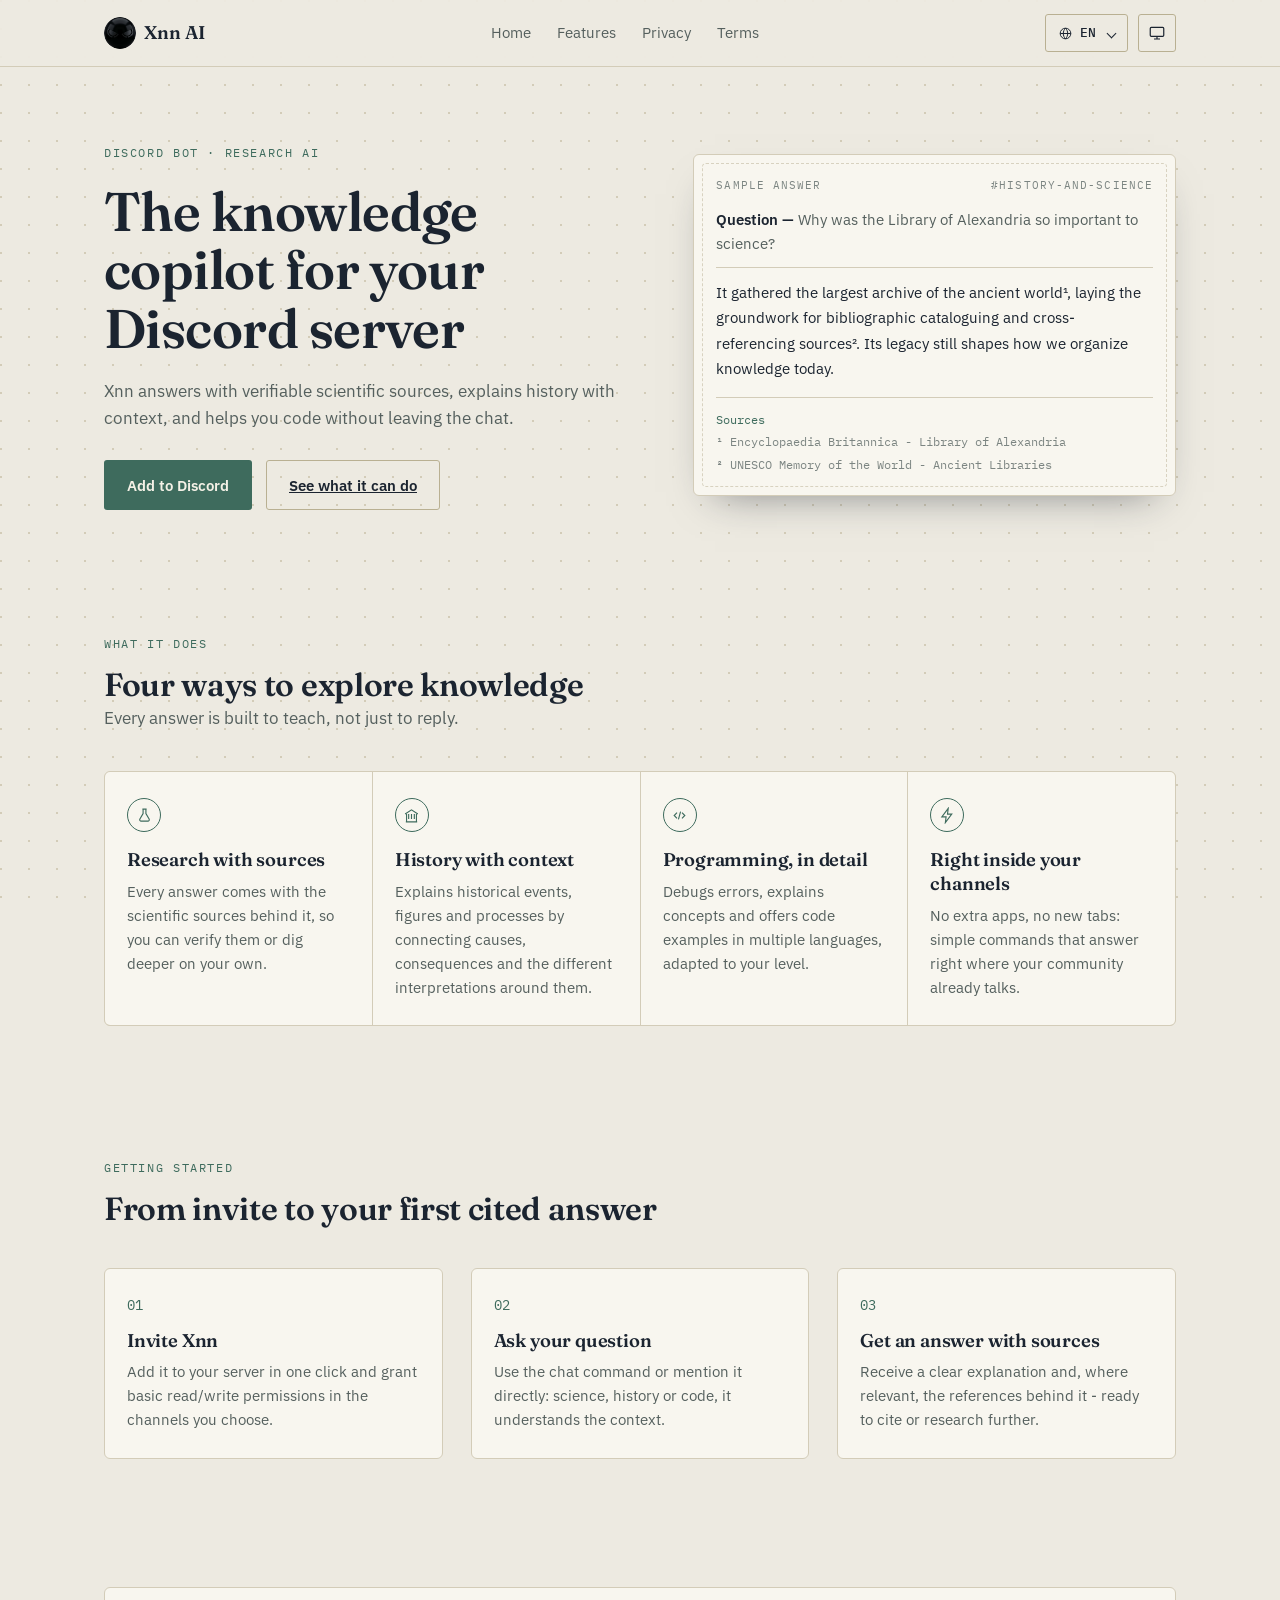
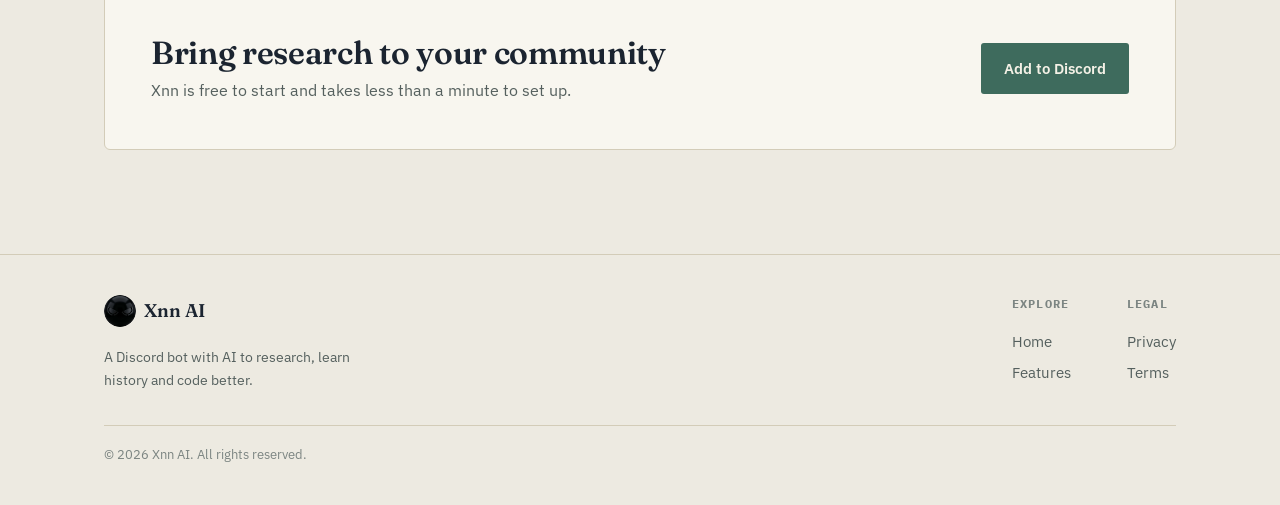
<file: index.html>
<!DOCTYPE html>
<html lang="es">
<head>
<meta charset="UTF-8">
<meta name="viewport" content="width=device-width, initial-scale=1.0">
<script>
(function () {
  var mode = localStorage.getItem("theme-mode") || "auto";
  var dark = window.matchMedia("(prefers-color-scheme: dark)").matches;
  var theme = mode === "auto" ? (dark ? "dark" : "light") : mode;
  document.documentElement.setAttribute("data-theme", theme);
  document.documentElement.setAttribute("data-theme-mode", mode);
})();
</script>
<title data-i18n="meta.titleHome">Xnn AI - Bot de Discord para investigación, ciencia, historia y programación</title>
<meta name="description" content="Xnn AI es un bot de Discord con inteligencia artificial para investigar con fuentes científicas, explorar historia y aprender programación.">
<link rel="icon" href="static/logo.png">
<link rel="preconnect" href="https://fonts.googleapis.com">
<link rel="preconnect" href="https://fonts.gstatic.com" crossorigin>
<link href="https://fonts.googleapis.com/css2?family=Fraunces:opsz,wght@9..144,500;9..144,600&family=IBM+Plex+Sans:wght@400;500;600&family=IBM+Plex+Mono:wght@400;500&display=swap" rel="stylesheet">
<link rel="stylesheet" href="css/style.css">
</head>
<body>

<header class="site-header">
  <div class="container">
    <a class="logo" href="index.html#top">
      <img class="logo-mark" src="static/logo.png" alt="Xnn AI">
      Xnn AI
    </a>

    <nav class="main-nav" id="main-nav">
      <a href="index.html#top" data-i18n="nav.home">Inicio</a>
      <a href="index.html#funciones" data-i18n="nav.features">Funciones</a>
      <a href="privacy.html" data-i18n="nav.privacy">Privacidad</a>
      <a href="terms.html" data-i18n="nav.terms">Términos</a>
    </nav>

    <div class="header-controls">
      <div class="lang-dropdown" id="lang-dropdown">
        <button type="button" class="lang-trigger" id="lang-trigger" data-i18n-aria-label="lang.selectLabel" aria-label="Idioma" aria-haspopup="listbox" aria-expanded="false">
          <svg viewBox="0 0 24 24" fill="none" stroke="currentColor" stroke-width="1.6" aria-hidden="true"><circle cx="12" cy="12" r="8.5"/><path d="M3.5 12h17M12 3.5c2.3 2.3 3.5 5.3 3.5 8.5s-1.2 6.2-3.5 8.5c-2.3-2.3-3.5-5.3-3.5-8.5S9.7 5.8 12 3.5Z"/></svg>
          <span class="lang-code" id="lang-current-code">ES</span>
          <span class="lang-chevron" aria-hidden="true"></span>
        </button>
        <div class="lang-panel" id="lang-panel" role="listbox" aria-label="Idioma"></div>
      </div>
      <button class="icon-btn" id="theme-toggle" type="button">
        <svg viewBox="0 0 24 24" fill="none" stroke="currentColor" stroke-width="1.6" aria-hidden="true"><rect x="3" y="4.5" width="18" height="12" rx="1.4"/><path d="M8 20h8M12 16.5V20"/></svg>
      </button>
      <button class="nav-toggle" id="nav-toggle" type="button" aria-expanded="false" aria-controls="main-nav" aria-label="Menú">
        <svg viewBox="0 0 24 24" fill="none" stroke="currentColor" stroke-width="1.6" aria-hidden="true"><path d="M4 6h16M4 12h16M4 18h16"/></svg>
      </button>
    </div>
  </div>
</header>

<main id="top">

  <section class="hero">
    <div class="container">
      <div class="hero-copy reveal">
        <span class="eyebrow" data-i18n="hero.eyebrow">Bot de Discord · IA de investigación</span>
        <h1 data-i18n="hero.title">El copiloto de conocimiento para tu servidor de Discord</h1>
        <p class="lede" data-i18n="hero.subtitle">Xnn responde con fuentes científicas verificables, explica historia con contexto y te ayuda a programar sin salir del chat.</p>
        <div class="hero-actions">
          <button type="button" class="btn btn-primary js-invite-trigger" data-i18n="hero.ctaPrimary">Añadir a Discord</button>
          <a class="btn btn-ghost" href="#funciones" data-i18n="hero.ctaSecondary">Ver qué sabe hacer</a>
        </div>
      </div>

      <div class="demo-card reveal">
        <div class="demo-label">
          <span data-i18n="hero.demoLabel">Ejemplo de respuesta</span>
          <span data-i18n="hero.demoChannel">#historia-y-ciencia</span>
        </div>
        <p class="demo-q">
          <strong data-i18n="hero.demoAskLabel">Pregunta —</strong>
          <span data-i18n="hero.demoQuestion">¿Por qué fue tan importante la Biblioteca de Alejandría para la ciencia?</span>
        </p>
        <p class="demo-a" data-i18n="hero.demoAnswer">Reunió el mayor archivo de conocimiento del mundo antiguo¹, sentando las bases de la catalogación bibliográfica y el método comparativo entre fuentes². Su legado sigue presente en cómo organizamos el saber hoy.</p>
        <div class="demo-sources">
          <span class="tag" data-i18n="hero.demoSourcesLabel">Fuentes</span>
          <div data-i18n="hero.demoSource1">¹ Encyclopaedia Britannica — Library of Alexandria</div>
          <div data-i18n="hero.demoSource2">² UNESCO Memory of the World — Ancient Libraries</div>
        </div>
      </div>
    </div>
  </section>

  <section class="section" id="funciones">
    <div class="container">
      <div class="section-head reveal">
        <span class="eyebrow" data-i18n="features.eyebrow">Qué hace</span>
        <h2 data-i18n="features.title">Cuatro formas de explorar el conocimiento</h2>
        <p class="lede" data-i18n="features.lede">Cada respuesta está pensada para enseñar, no solo para contestar.</p>
      </div>

      <div class="features-grid reveal">
        <div class="feature-card">
          <div class="feature-icon" aria-hidden="true">
            <svg viewBox="0 0 24 24" fill="none" stroke="currentColor" stroke-width="1.6"><path d="M9 3h6M10 3v6.2L5.5 17a2 2 0 0 0 1.7 3h9.6a2 2 0 0 0 1.7-3L14 9.2V3"/></svg>
          </div>
          <h3 data-i18n="features.research.title">Investigación con fuentes</h3>
          <p data-i18n="features.research.body">Cada respuesta viene acompañada de las fuentes científicas que la respaldan.</p>
        </div>

        <div class="feature-card">
          <div class="feature-icon" aria-hidden="true">
            <svg viewBox="0 0 24 24" fill="none" stroke="currentColor" stroke-width="1.6"><path d="M4 21h16M5 21V10M19 21V10M3 10l9-6 9 6M8 10v7M12 10v7M16 10v7"/></svg>
          </div>
          <h3 data-i18n="features.history.title">Historia con contexto</h3>
          <p data-i18n="features.history.body">Explica eventos y procesos históricos conectando causas y consecuencias.</p>
        </div>

        <div class="feature-card">
          <div class="feature-icon" aria-hidden="true">
            <svg viewBox="0 0 24 24" fill="none" stroke="currentColor" stroke-width="1.6"><path d="M8.5 8 4.5 12l4 4M15.5 8l4 4-4 4M13.5 6.5l-3 11"/></svg>
          </div>
          <h3 data-i18n="features.programming.title">Programación al detalle</h3>
          <p data-i18n="features.programming.body">Depura errores y propone ejemplos de código en múltiples lenguajes.</p>
        </div>

        <div class="feature-card">
          <div class="feature-icon" aria-hidden="true">
            <svg viewBox="0 0 24 24" fill="none" stroke="currentColor" stroke-width="1.6"><path d="M13 2 4 14h6l-1 8 9-12h-6l1-8Z"/></svg>
          </div>
          <h3 data-i18n="features.fast.title">Directo en tus canales</h3>
          <p data-i18n="features.fast.body">Comandos simples que responden justo donde ya conversa tu comunidad.</p>
        </div>
      </div>
    </div>
  </section>

  <section class="section">
    <div class="container">
      <div class="section-head reveal">
        <span class="eyebrow" data-i18n="steps.eyebrow">Cómo empezar</span>
        <h2 data-i18n="steps.title">De la invitación a la primera respuesta citada</h2>
      </div>

      <div class="steps reveal">
        <div class="step">
          <div class="step-index">01</div>
          <h3 data-i18n="steps.step1.title">Invita a Xnn</h3>
          <p data-i18n="steps.step1.body">Añádela a tu servidor con un clic y concede los permisos básicos en los canales que elijas.</p>
        </div>
        <div class="step">
          <div class="step-index">02</div>
          <h3 data-i18n="steps.step2.title">Escribe tu pregunta</h3>
          <p data-i18n="steps.step2.body">Usa el comando de chat o menciónala directamente: entiende el contexto.</p>
        </div>
        <div class="step">
          <div class="step-index">03</div>
          <h3 data-i18n="steps.step3.title">Recibe una respuesta con fuentes</h3>
          <p data-i18n="steps.step3.body">Obtén una explicación clara y, cuando aplica, las referencias que la sustentan.</p>
        </div>
      </div>
    </div>
  </section>

  <section class="section">
    <div class="container">
      <div class="cta-band reveal">
        <div>
          <h2 data-i18n="cta.title">Lleva la investigación a tu comunidad</h2>
          <p data-i18n="cta.body">Xnn es gratuita para empezar y tarda menos de un minuto en configurarse.</p>
        </div>
        <button type="button" class="btn btn-primary js-invite-trigger" data-i18n="nav.invite">Añadir a Discord</button>
      </div>
    </div>
  </section>

</main>

<footer class="site-footer">
  <div class="container">
    <div class="footer-grid">
      <div class="footer-brand">
        <a class="logo" href="index.html#top">
          <img class="logo-mark" src="static/logo.png" alt="Xnn AI">
          Xnn AI
        </a>
        <p data-i18n="footer.tagline">Un bot de Discord con IA para investigar, aprender historia y programar mejor.</p>
      </div>
      <div class="footer-cols">
        <div class="footer-col">
          <h4 data-i18n="footer.linksHeading">Explorar</h4>
          <a href="index.html#top" data-i18n="nav.home">Inicio</a>
          <a href="index.html#funciones" data-i18n="nav.features">Funciones</a>
        </div>
        <div class="footer-col">
          <h4 data-i18n="footer.legalHeading">Legal</h4>
          <a href="privacy.html" data-i18n="nav.privacy">Privacidad</a>
          <a href="terms.html" data-i18n="nav.terms">Términos</a>
        </div>
      </div>
    </div>
    <div class="footer-bottom">
      <p>© <span id="current-year"></span> Xnn AI. <span data-i18n="footer.rights">Todos los derechos reservados.</span></p>
    </div>
  </div>
</footer>

<div class="modal-overlay" id="invite-modal" aria-hidden="true">
  <div class="modal-card" role="dialog" aria-modal="true" aria-labelledby="invite-modal-title">
    <button class="modal-close" id="invite-modal-close" type="button" data-i18n-aria-label="invite.close" aria-label="Cerrar">
      <svg viewBox="0 0 24 24" fill="none" stroke="currentColor" stroke-width="1.8" aria-hidden="true"><path d="M5 5l14 14M19 5 5 19"/></svg>
    </button>
    <span class="eyebrow" data-i18n="invite.eyebrow">Añadir a Discord</span>
    <h2 id="invite-modal-title" data-i18n="invite.title">¿Dónde querés instalar el bot?</h2>
    <p data-i18n="invite.body">Elegí si querés añadirlo a un servidor completo o instalarlo solo para tu cuenta.</p>

    <div class="modal-options">
      <a class="modal-option" href="#" id="invite-server-link">
        <span class="modal-option-icon" aria-hidden="true">
          <svg viewBox="0 0 24 24" fill="none" stroke="currentColor" stroke-width="1.6"><rect x="3.5" y="4" width="17" height="7" rx="1.6"/><rect x="3.5" y="13" width="17" height="7" rx="1.6"/><circle cx="7.2" cy="7.5" r="0.9" fill="currentColor" stroke="none"/><circle cx="7.2" cy="16.5" r="0.9" fill="currentColor" stroke="none"/></svg>
        </span>
        <span class="modal-option-text">
          <strong data-i18n="invite.serverTitle">Servidor</strong>
          <span data-i18n="invite.serverBody">Disponible para todos los miembros del servidor que elijas.</span>
        </span>
      </a>
      <a class="modal-option" href="#" id="invite-user-link">
        <span class="modal-option-icon" aria-hidden="true">
          <svg viewBox="0 0 24 24" fill="none" stroke="currentColor" stroke-width="1.6"><circle cx="12" cy="8.2" r="3.4"/><path d="M5 20c0-3.6 3.1-6.2 7-6.2s7 2.6 7 6.2"/></svg>
        </span>
        <span class="modal-option-text">
          <strong data-i18n="invite.userTitle">Usuario</strong>
          <span data-i18n="invite.userBody">Lo usás vos, en cualquier servidor o mensaje directo.</span>
        </span>
      </a>
    </div>
  </div>
</div>

<script src="lang/es.js"></script>
<script src="lang/en.js"></script>
<script src="js/main.js"></script>
</body>
</html>
</file>
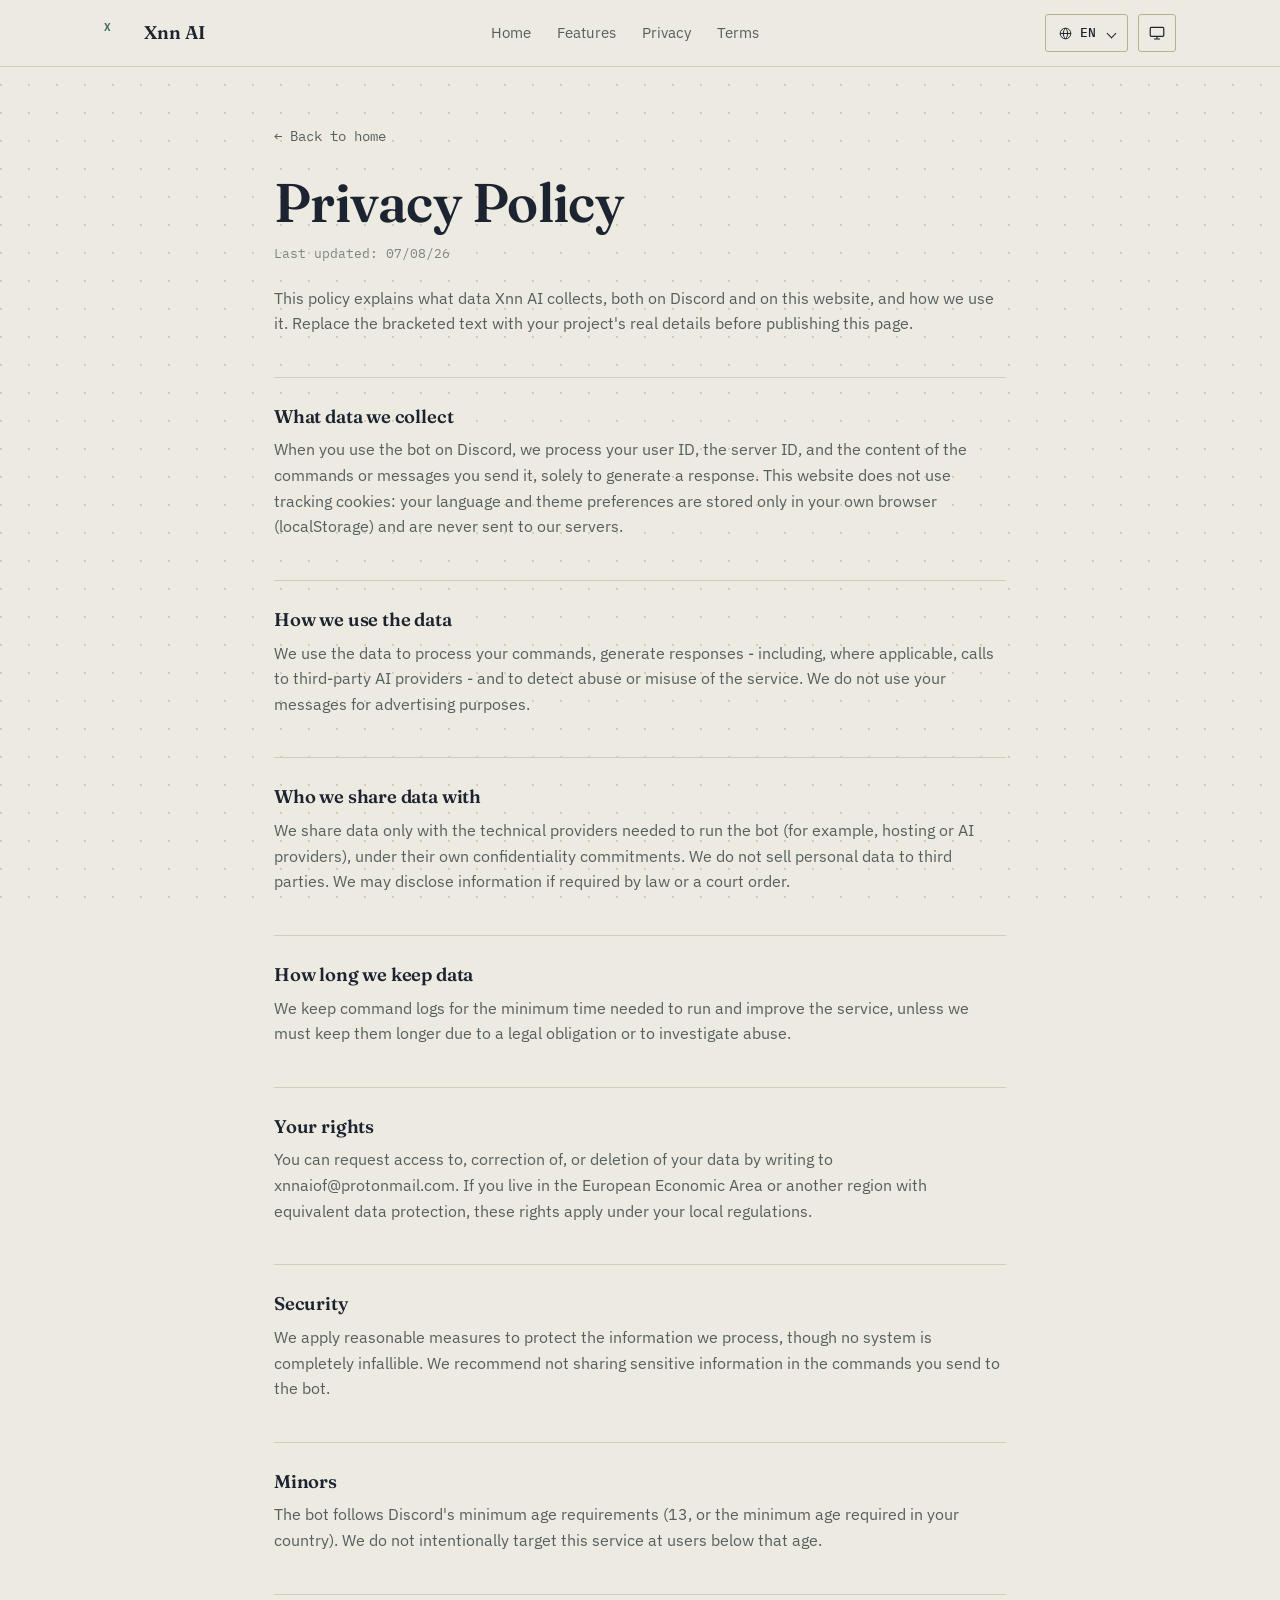
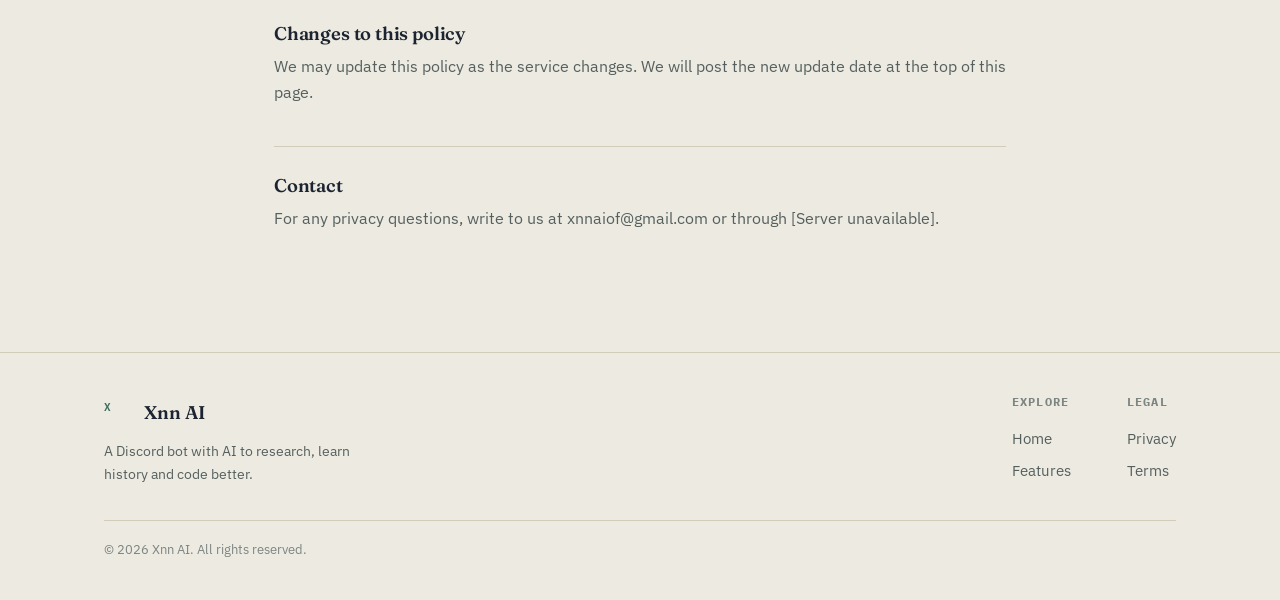
<file: privacy.html>
<!DOCTYPE html>
<html lang="es">
<head>
<meta charset="UTF-8">
<meta name="viewport" content="width=device-width, initial-scale=1.0">
<script>
(function () {
  var mode = localStorage.getItem("theme-mode") || "auto";
  var dark = window.matchMedia("(prefers-color-scheme: dark)").matches;
  var theme = mode === "auto" ? (dark ? "dark" : "light") : mode;
  document.documentElement.setAttribute("data-theme", theme);
  document.documentElement.setAttribute("data-theme-mode", mode);
})();
</script>
<title data-i18n="meta.titlePrivacy">Política de Privacidad - Xnn AI</title>
<meta name="description" content="Política de privacidad de Xnn AI, bot de Discord con inteligencia artificial.">
<link rel="preconnect" href="https://fonts.googleapis.com">
<link rel="preconnect" href="https://fonts.gstatic.com" crossorigin>
<link href="https://fonts.googleapis.com/css2?family=Fraunces:opsz,wght@9..144,500;9..144,600&family=IBM+Plex+Sans:wght@400;500;600&family=IBM+Plex+Mono:wght@400;500&display=swap" rel="stylesheet">
<link rel="stylesheet" href="css/style.css">
</head>
<body>

<header class="site-header">
  <div class="container">
    <a class="logo" href="index.html#top">
      <span class="logo-mark" aria-hidden="true">X</span>
      Xnn AI
    </a>

    <nav class="main-nav" id="main-nav">
      <a href="index.html#top" data-i18n="nav.home">Inicio</a>
      <a href="index.html#funciones" data-i18n="nav.features">Funciones</a>
      <a href="privacy.html" data-i18n="nav.privacy">Privacidad</a>
      <a href="terms.html" data-i18n="nav.terms">Términos</a>
    </nav>

    <div class="header-controls">
      <div class="lang-dropdown" id="lang-dropdown">
        <button type="button" class="lang-trigger" id="lang-trigger" data-i18n-aria-label="lang.selectLabel" aria-label="Idioma" aria-haspopup="listbox" aria-expanded="false">
          <svg viewBox="0 0 24 24" fill="none" stroke="currentColor" stroke-width="1.6" aria-hidden="true"><circle cx="12" cy="12" r="8.5"/><path d="M3.5 12h17M12 3.5c2.3 2.3 3.5 5.3 3.5 8.5s-1.2 6.2-3.5 8.5c-2.3-2.3-3.5-5.3-3.5-8.5S9.7 5.8 12 3.5Z"/></svg>
          <span class="lang-code" id="lang-current-code">ES</span>
          <span class="lang-chevron" aria-hidden="true"></span>
        </button>
        <div class="lang-panel" id="lang-panel" role="listbox" aria-label="Idioma"></div>
      </div>
      <button class="icon-btn" id="theme-toggle" type="button">
        <svg viewBox="0 0 24 24" fill="none" stroke="currentColor" stroke-width="1.6" aria-hidden="true"><rect x="3" y="4.5" width="18" height="12" rx="1.4"/><path d="M8 20h8M12 16.5V20"/></svg>
      </button>
      <button class="nav-toggle" id="nav-toggle" type="button" aria-expanded="false" aria-controls="main-nav" aria-label="Menú">
        <svg viewBox="0 0 24 24" fill="none" stroke="currentColor" stroke-width="1.6" aria-hidden="true"><path d="M4 6h16M4 12h16M4 18h16"/></svg>
      </button>
    </div>
  </div>
</header>

<main>
  <section class="legal">
    <div class="container">
      <a class="back-link" href="index.html#top">
        <span aria-hidden="true">←</span>
        <span data-i18n="common.backHome">Volver al inicio</span>
      </a>

      <h1 data-i18n="privacy.title">Política de Privacidad</h1>
      <p class="legal-updated" data-i18n="privacy.updated">Última actualización: 07/08/26</p>
      <p class="legal-intro" data-i18n="privacy.intro">Esta política explica qué datos recopila Xnn AI, tanto en Discord como en este sitio web, y cómo los usamos.</p>

      <article class="legal-section">
        <h2 data-i18n="privacy.s1.title">Qué datos recopilamos</h2>
        <p data-i18n="privacy.s1.body">…</p>
      </article>
      <article class="legal-section">
        <h2 data-i18n="privacy.s2.title">Cómo usamos los datos</h2>
        <p data-i18n="privacy.s2.body">…</p>
      </article>
      <article class="legal-section">
        <h2 data-i18n="privacy.s3.title">Con quién compartimos datos</h2>
        <p data-i18n="privacy.s3.body">…</p>
      </article>
      <article class="legal-section">
        <h2 data-i18n="privacy.s4.title">Cuánto tiempo conservamos los datos</h2>
        <p data-i18n="privacy.s4.body">…</p>
      </article>
      <article class="legal-section">
        <h2 data-i18n="privacy.s5.title">Tus derechos</h2>
        <p data-i18n="privacy.s5.body">…</p>
      </article>
      <article class="legal-section">
        <h2 data-i18n="privacy.s6.title">Seguridad</h2>
        <p data-i18n="privacy.s6.body">…</p>
      </article>
      <article class="legal-section">
        <h2 data-i18n="privacy.s7.title">Menores de edad</h2>
        <p data-i18n="privacy.s7.body">…</p>
      </article>
      <article class="legal-section">
        <h2 data-i18n="privacy.s8.title">Cambios en esta política</h2>
        <p data-i18n="privacy.s8.body">…</p>
      </article>
      <article class="legal-section">
        <h2 data-i18n="privacy.s9.title">Contacto</h2>
        <p data-i18n="privacy.s9.body">…</p>
      </article>
    </div>
  </section>
</main>

<footer class="site-footer">
  <div class="container">
    <div class="footer-grid">
      <div class="footer-brand">
        <a class="logo" href="index.html#top">
          <span class="logo-mark" aria-hidden="true">X</span>
          Xnn AI
        </a>
        <p data-i18n="footer.tagline">Un bot de Discord con IA para investigar, aprender historia y programar mejor.</p>
      </div>
      <div class="footer-cols">
        <div class="footer-col">
          <h4 data-i18n="footer.linksHeading">Explorar</h4>
          <a href="index.html#top" data-i18n="nav.home">Inicio</a>
          <a href="index.html#funciones" data-i18n="nav.features">Funciones</a>
        </div>
        <div class="footer-col">
          <h4 data-i18n="footer.legalHeading">Legal</h4>
          <a href="privacy.html" data-i18n="nav.privacy">Privacidad</a>
          <a href="terms.html" data-i18n="nav.terms">Términos</a>
        </div>
      </div>
    </div>
    <div class="footer-bottom">
      <p>© <span id="current-year"></span> Xnn AI. <span data-i18n="footer.rights">Todos los derechos reservados.</span></p>
    </div>
  </div>
</footer>

<script src="lang/es.js"></script>
<script src="lang/en.js"></script>
<script src="js/main.js"></script>
</body>
</html>
</file>
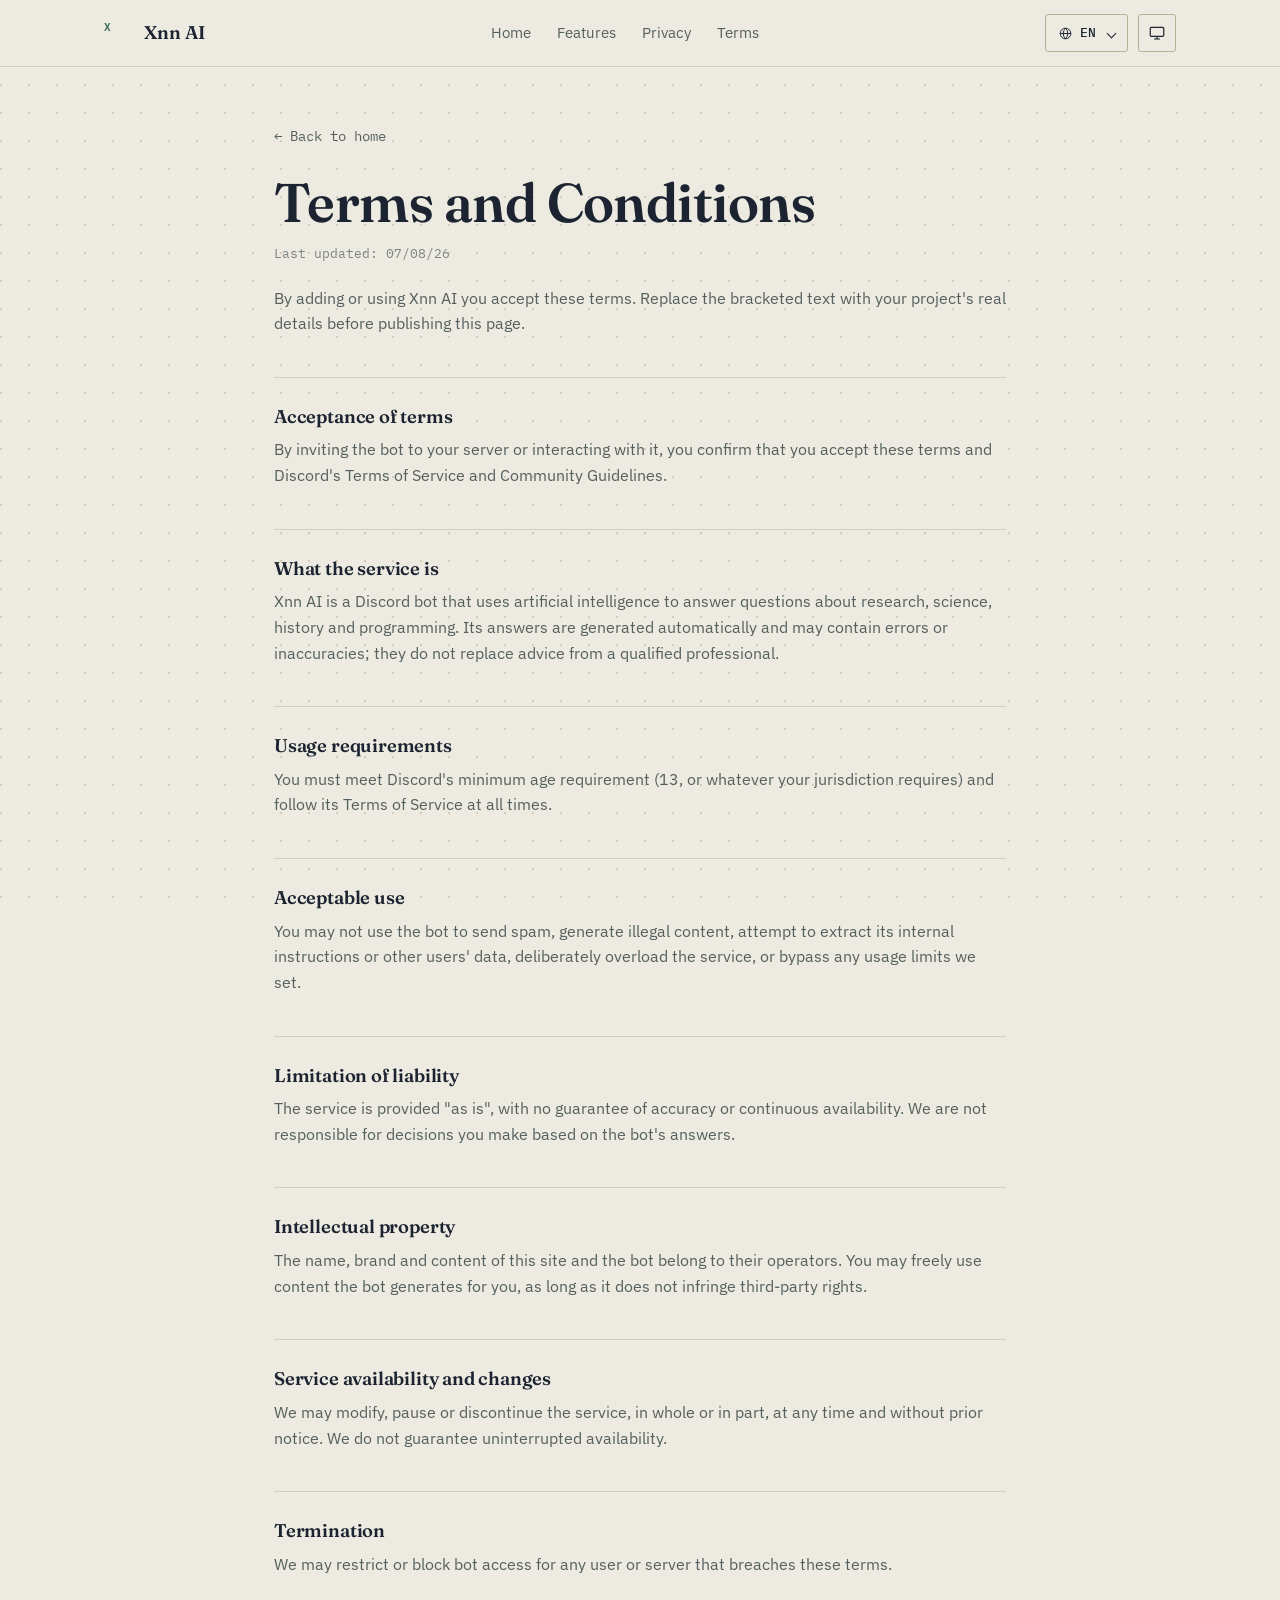
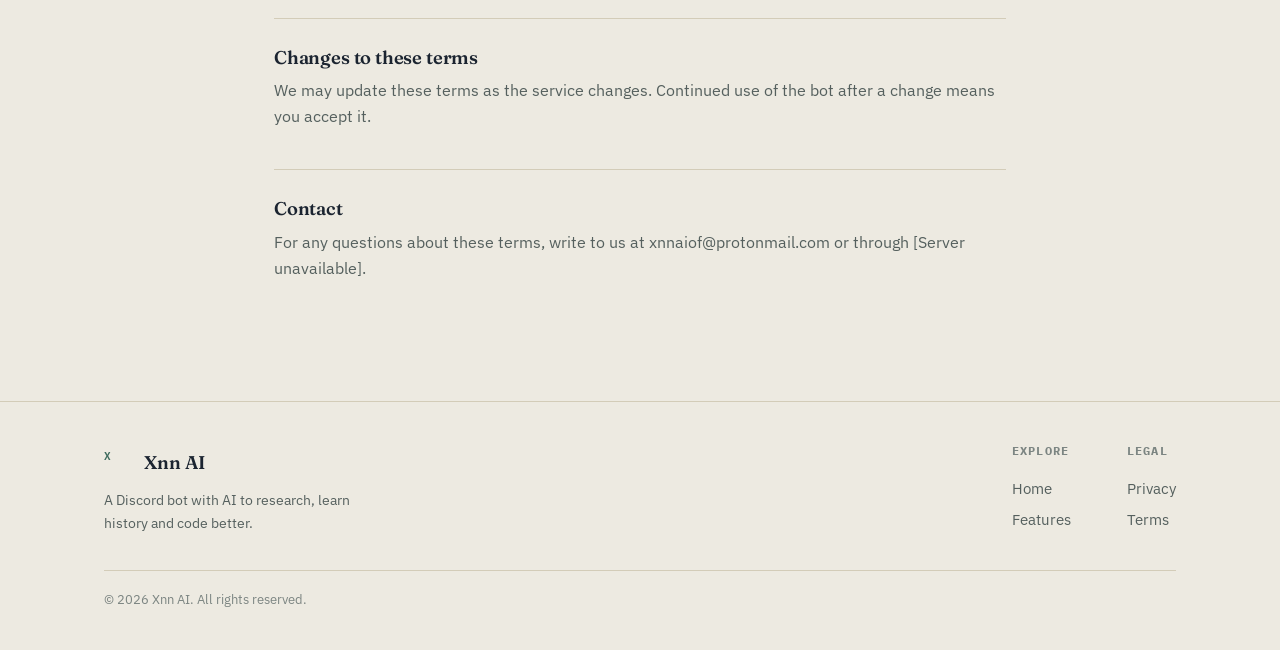
<file: terms.html>
<!DOCTYPE html>
<html lang="es">
<head>
<meta charset="UTF-8">
<meta name="viewport" content="width=device-width, initial-scale=1.0">
<script>
(function () {
  var mode = localStorage.getItem("theme-mode") || "auto";
  var dark = window.matchMedia("(prefers-color-scheme: dark)").matches;
  var theme = mode === "auto" ? (dark ? "dark" : "light") : mode;
  document.documentElement.setAttribute("data-theme", theme);
  document.documentElement.setAttribute("data-theme-mode", mode);
})();
</script>
<title data-i18n="meta.titleTerms">Términos y Condiciones - Xnn AI</title>
<meta name="description" content="Términos y condiciones de uso de Xnn AI, bot de Discord con inteligencia artificial.">
<link rel="preconnect" href="https://fonts.googleapis.com">
<link rel="preconnect" href="https://fonts.gstatic.com" crossorigin>
<link href="https://fonts.googleapis.com/css2?family=Fraunces:opsz,wght@9..144,500;9..144,600&family=IBM+Plex+Sans:wght@400;500;600&family=IBM+Plex+Mono:wght@400;500&display=swap" rel="stylesheet">
<link rel="stylesheet" href="css/style.css">
</head>
<body>

<header class="site-header">
  <div class="container">
    <a class="logo" href="index.html#top">
      <span class="logo-mark" aria-hidden="true">X</span>
      Xnn AI
    </a>

    <nav class="main-nav" id="main-nav">
      <a href="index.html#top" data-i18n="nav.home">Inicio</a>
      <a href="index.html#funciones" data-i18n="nav.features">Funciones</a>
      <a href="privacy.html" data-i18n="nav.privacy">Privacidad</a>
      <a href="terms.html" data-i18n="nav.terms">Términos</a>
    </nav>

    <div class="header-controls">
      <div class="lang-dropdown" id="lang-dropdown">
        <button type="button" class="lang-trigger" id="lang-trigger" data-i18n-aria-label="lang.selectLabel" aria-label="Idioma" aria-haspopup="listbox" aria-expanded="false">
          <svg viewBox="0 0 24 24" fill="none" stroke="currentColor" stroke-width="1.6" aria-hidden="true"><circle cx="12" cy="12" r="8.5"/><path d="M3.5 12h17M12 3.5c2.3 2.3 3.5 5.3 3.5 8.5s-1.2 6.2-3.5 8.5c-2.3-2.3-3.5-5.3-3.5-8.5S9.7 5.8 12 3.5Z"/></svg>
          <span class="lang-code" id="lang-current-code">ES</span>
          <span class="lang-chevron" aria-hidden="true"></span>
        </button>
        <div class="lang-panel" id="lang-panel" role="listbox" aria-label="Idioma"></div>
      </div>
      <button class="icon-btn" id="theme-toggle" type="button">
        <svg viewBox="0 0 24 24" fill="none" stroke="currentColor" stroke-width="1.6" aria-hidden="true"><rect x="3" y="4.5" width="18" height="12" rx="1.4"/><path d="M8 20h8M12 16.5V20"/></svg>
      </button>
      <button class="nav-toggle" id="nav-toggle" type="button" aria-expanded="false" aria-controls="main-nav" aria-label="Menú">
        <svg viewBox="0 0 24 24" fill="none" stroke="currentColor" stroke-width="1.6" aria-hidden="true"><path d="M4 6h16M4 12h16M4 18h16"/></svg>
      </button>
    </div>
  </div>
</header>

<main>
  <section class="legal">
    <div class="container">
      <a class="back-link" href="index.html#top">
        <span aria-hidden="true">←</span>
        <span data-i18n="common.backHome">Volver al inicio</span>
      </a>

      <h1 data-i18n="terms.title">Términos y Condiciones</h1>
      <p class="legal-updated" data-i18n="terms.updated">Última actualización: 07/08/26</p>
      <p class="legal-intro" data-i18n="terms.intro">Al añadir o usar Xnn AI aceptas estos términos.</p>

      <article class="legal-section">
        <h2 data-i18n="terms.s1.title">Aceptación de los términos</h2>
        <p data-i18n="terms.s1.body">…</p>
      </article>
      <article class="legal-section">
        <h2 data-i18n="terms.s2.title">Qué es el servicio</h2>
        <p data-i18n="terms.s2.body">…</p>
      </article>
      <article class="legal-section">
        <h2 data-i18n="terms.s3.title">Requisitos de uso</h2>
        <p data-i18n="terms.s3.body">…</p>
      </article>
      <article class="legal-section">
        <h2 data-i18n="terms.s4.title">Uso aceptable</h2>
        <p data-i18n="terms.s4.body">…</p>
      </article>
      <article class="legal-section">
        <h2 data-i18n="terms.s5.title">Limitación de responsabilidad</h2>
        <p data-i18n="terms.s5.body">…</p>
      </article>
      <article class="legal-section">
        <h2 data-i18n="terms.s6.title">Propiedad intelectual</h2>
        <p data-i18n="terms.s6.body">…</p>
      </article>
      <article class="legal-section">
        <h2 data-i18n="terms.s7.title">Disponibilidad y cambios del servicio</h2>
        <p data-i18n="terms.s7.body">…</p>
      </article>
      <article class="legal-section">
        <h2 data-i18n="terms.s8.title">Terminación</h2>
        <p data-i18n="terms.s8.body">…</p>
      </article>
      <article class="legal-section">
        <h2 data-i18n="terms.s9.title">Cambios en estos términos</h2>
        <p data-i18n="terms.s9.body">…</p>
      </article>
      <article class="legal-section">
        <h2 data-i18n="terms.s10.title">Contacto</h2>
        <p data-i18n="terms.s10.body">…</p>
      </article>
    </div>
  </section>
</main>

<footer class="site-footer">
  <div class="container">
    <div class="footer-grid">
      <div class="footer-brand">
        <a class="logo" href="index.html#top">
          <span class="logo-mark" aria-hidden="true">X</span>
          Xnn AI
        </a>
        <p data-i18n="footer.tagline">Un bot de Discord con IA para investigar, aprender historia y programar mejor.</p>
      </div>
      <div class="footer-cols">
        <div class="footer-col">
          <h4 data-i18n="footer.linksHeading">Explorar</h4>
          <a href="index.html#top" data-i18n="nav.home">Inicio</a>
          <a href="index.html#funciones" data-i18n="nav.features">Funciones</a>
        </div>
        <div class="footer-col">
          <h4 data-i18n="footer.legalHeading">Legal</h4>
          <a href="privacy.html" data-i18n="nav.privacy">Privacidad</a>
          <a href="terms.html" data-i18n="nav.terms">Términos</a>
        </div>
      </div>
    </div>
    <div class="footer-bottom">
      <p>© <span id="current-year"></span> Xnn AI. <span data-i18n="footer.rights">Todos los derechos reservados.</span></p>
    </div>
  </div>
</footer>

<script src="lang/es.js"></script>
<script src="lang/en.js"></script>
<script src="js/main.js"></script>
</body>
</html>
</file>
<file: css/style.css>
*, *::before, *::after { box-sizing: border-box; }
html, body, h1, h2, h3, h4, p, figure, blockquote, dl, dd, ul, ol { margin: 0; }
ul[class], ol[class] { list-style: none; padding: 0; }
img, picture, svg { display: block; max-width: 100%; }
a { color: inherit; }
button { font: inherit; color: inherit; background: none; border: 0; cursor: pointer; }
input, select { font: inherit; }

:root {
  --bg: #EDEAE1;
  --bg-soft: #E4E0D3;
  --surface: #F8F6EF;
  --ink: #1B2430;
  --ink-soft: #55605E;
  --ink-faint: #7C8582;
  --accent: #3E6B5D;
  --accent-strong: #2A4B41;
  --accent-contrast: #F4F1E6;
  --line: #D3CCB8;
  --line-strong: #B9B092;
  --shadow: 220 25% 15%;

  --font-display: "Fraunces", "Iowan Old Style", Georgia, serif;
  --font-body: "IBM Plex Sans", "Segoe UI", system-ui, sans-serif;
  --font-mono: "IBM Plex Mono", "SFMono-Regular", Consolas, monospace;

  --radius-sm: 3px;
  --radius-md: 6px;
  --container: 1120px;

  color-scheme: light;
}

:root[data-theme="dark"] {
  --bg: #10151B;
  --bg-soft: #161C23;
  --surface: #1A222A;
  --ink: #ECE7D8;
  --ink-soft: #B7B09B;
  --ink-faint: #7F8A87;
  --accent: #6FAE9A;
  --accent-strong: #8FC7B0;
  --accent-contrast: #0E1512;
  --line: #2A333B;
  --line-strong: #3A4650;
  --shadow: 0 0% 0%;

  color-scheme: dark;
}

html { scroll-behavior: smooth; }
@media (prefers-reduced-motion: reduce) {
  html { scroll-behavior: auto; }
  * { animation-duration: 0.001ms !important; animation-iteration-count: 1 !important; transition-duration: 0.001ms !important; scroll-behavior: auto !important; }
}

body {
  background: var(--bg);
  color: var(--ink);
  font-family: var(--font-body);
  font-size: 16px;
  line-height: 1.6;
  -webkit-font-smoothing: antialiased;
  transition: background-color 0.25s ease, color 0.25s ease;
  background-image:
    radial-gradient(circle at 1px 1px, var(--line) 1px, transparent 0);
  background-size: 28px 28px;
  background-attachment: fixed;
}

:where(:focus-visible) {
  outline: 2px solid var(--accent);
  outline-offset: 3px;
  border-radius: 2px;
}

.container {
  width: 100%;
  max-width: var(--container);
  margin-inline: auto;
  padding-inline: 24px;
}

.visually-hidden {
  position: absolute; width: 1px; height: 1px;
  padding: 0; margin: -1px; overflow: hidden;
  clip: rect(0,0,0,0); white-space: nowrap; border: 0;
}

.eyebrow {
  font-family: var(--font-mono);
  font-size: 0.72rem;
  letter-spacing: 0.14em;
  text-transform: uppercase;
  color: var(--accent);
  display: inline-flex;
  align-items: center;
  gap: 8px;
}
.eyebrow::before {
  display: none;
}

h1, h2, h3 { font-family: var(--font-display); font-weight: 600; letter-spacing: -0.01em; }
h1 { font-size: clamp(2.1rem, 4.4vw, 3.4rem); line-height: 1.08; }
h2 { font-size: clamp(1.5rem, 2.6vw, 2rem); line-height: 1.18; }
h3 { font-size: 1.15rem; line-height: 1.3; }

.lede { font-size: 1.08rem; color: var(--ink-soft); max-width: 54ch; }

.btn {
  display: inline-flex; align-items: center; gap: 8px;
  padding: 12px 22px;
  border-radius: var(--radius-sm);
  font-weight: 600; font-size: 0.95rem;
  border: 1px solid transparent;
  transition: transform 0.15s ease, background-color 0.2s ease, border-color 0.2s ease, color 0.2s ease;
  white-space: nowrap;
}
.btn:hover { transform: translateY(-1px); }
.btn:active { transform: translateY(0); }

.btn-primary {
  background: var(--accent);
  color: var(--accent-contrast);
}
.btn-primary:hover { background: var(--accent-strong); }

.btn-ghost {
  background: transparent;
  border-color: var(--line-strong);
  color: var(--ink);
}
.btn-ghost:hover { border-color: var(--accent); color: var(--accent); }

.site-header {
  position: sticky; top: 0; z-index: 40;
  background: color-mix(in srgb, var(--bg) 88%, transparent);
  backdrop-filter: blur(10px);
  border-bottom: 1px solid var(--line);
}
.site-header .container {
  display: flex; align-items: center; justify-content: space-between;
  gap: 16px; padding-block: 14px;
}
.logo {
  display: inline-flex; 
  align-items: center; 
  gap: 8px;
  font-family: var(--font-display); 
  font-weight: 600; 
  font-size: 1.15rem;
  text-decoration: none;
}
.logo-mark {
  width: 32px; height: 32px;
  border: none;
  border-radius: 50%;
  display: block; 
  place-items: center;
  font-family: var(--font-mono); font-size: 0.7rem; color: var(--accent);
}
.main-nav {
  display: flex; align-items: center; gap: 26px;
}
.main-nav a {
  text-decoration: none; font-size: 0.94rem; color: var(--ink-soft);
  transition: color 0.2s ease;
}
.main-nav a:hover { color: var(--accent); }
.header-controls { display: flex; align-items: center; gap: 10px; }

.icon-btn {
  width: 38px; height: 38px;
  display: inline-grid; place-items: center;
  border: 1px solid var(--line-strong);
  border-radius: var(--radius-sm);
  transition: border-color 0.2s ease, color 0.2s ease;
}
.icon-btn:hover { border-color: var(--accent); color: var(--accent); }
.icon-btn svg { width: 18px; height: 18px; }

.lang-dropdown { position: relative; }

.lang-trigger {
  display: inline-flex; align-items: center; gap: 7px;
  height: 38px; padding-inline: 12px;
  border: 1px solid var(--line-strong);
  border-radius: var(--radius-sm);
  font-size: 0.83rem; font-weight: 500; color: var(--ink);
  transition: border-color 0.2s ease, color 0.2s ease;
}
.lang-trigger:hover { border-color: var(--accent); color: var(--accent); }
.lang-trigger[aria-expanded="true"] { border-color: var(--accent); color: var(--accent); }
.lang-trigger svg { width: 15px; height: 15px; flex: none; }
.lang-trigger .lang-code {
  font-family: var(--font-mono); letter-spacing: 0.03em; min-width: 1.6em; text-align: left;
}
.lang-trigger .lang-chevron {
  width: 7px; height: 7px; flex: none;
  border-right: 1px solid currentColor; border-bottom: 1px solid currentColor;
  transform: rotate(45deg); transition: transform 0.2s ease;
}
.lang-trigger[aria-expanded="true"] .lang-chevron { transform: rotate(-135deg); }

.lang-panel {
  position: absolute; top: calc(100% + 8px); right: 0;
  min-width: 172px;
  background: var(--surface);
  border: 1px solid var(--line);
  border-radius: var(--radius-md);
  box-shadow: 0 16px 34px -18px hsl(var(--shadow) / 0.5);
  padding: 6px;
  z-index: 60;
  opacity: 0; visibility: hidden; transform: translateY(-6px);
  transition: opacity 0.16s ease, transform 0.16s ease, visibility 0.16s;
}
.lang-panel.is-open { opacity: 1; visibility: visible; transform: translateY(0); }

.lang-option {
  display: flex; align-items: center; justify-content: space-between; gap: 10px;
  width: 100%; padding: 9px 10px;
  border-radius: 4px;
  font-size: 0.88rem; text-align: left; color: var(--ink-soft);
  transition: background-color 0.15s ease, color 0.15s ease;
}
.lang-option:hover, .lang-option:focus-visible { background: var(--bg-soft); color: var(--ink); }
.lang-option[aria-selected="true"] { color: var(--accent); font-weight: 600; }
.lang-option .lang-check {
  width: 13px; height: 13px; flex: none; opacity: 0;
}
.lang-option[aria-selected="true"] .lang-check { opacity: 1; }

@media (prefers-reduced-motion: reduce) {
  .lang-panel { transition: none; }
}

/* ---------- Nav móvil ---------- */
.nav-toggle { display: none; }
@media (max-width: 780px) {
  .main-nav {
    display: none;
    position: absolute; top: 100%; left: 0; right: 0;
    flex-direction: column; align-items: flex-start; gap: 4px;
    background: var(--bg); border-bottom: 1px solid var(--line);
    padding: 10px 24px 18px;
  }
  .main-nav.is-open { display: flex; }
  .main-nav a { padding-block: 8px; width: 100%; }
  .nav-toggle {
    display: inline-grid; place-items: center;
    width: 38px; height: 38px;
    border: 1px solid var(--line-strong); border-radius: var(--radius-sm);
  }
  .site-header .container { position: relative; flex-wrap: wrap; }
}

.hero {
  padding-block: 72px 56px;
}
.hero .container {
  display: grid; grid-template-columns: 1.05fr 0.95fr;
  gap: 56px; align-items: center;
}
@media (max-width: 900px) {
  .hero .container { grid-template-columns: 1fr; }
}
.hero-copy > * + * { margin-top: 18px; }
.hero-actions { display: flex; gap: 14px; flex-wrap: wrap; margin-top: 28px; }

.demo-card {
  background: var(--surface);
  border: 1px solid var(--line);
  border-radius: var(--radius-md);
  padding: 22px 22px 18px;
  box-shadow: 0 18px 40px -22px hsl(var(--shadow) / 0.55);
  position: relative;
}
.demo-card::before {
  content: "";
  position: absolute; inset: 8px;
  border: 1px dashed var(--line-strong);
  border-radius: 4px;
  pointer-events: none;
  opacity: 0.5;
}
.demo-label {
  font-family: var(--font-mono); font-size: 0.68rem;
  letter-spacing: 0.1em; text-transform: uppercase;
  color: var(--ink-faint);
  display: flex; justify-content: space-between;
  margin-bottom: 14px;
}
.demo-q {
  font-size: 0.92rem; color: var(--ink-soft);
  padding-bottom: 12px; margin-bottom: 12px;
  border-bottom: 1px solid var(--line);
}
.demo-q strong { color: var(--ink); font-weight: 600; }
.demo-a {
  font-size: 0.96rem; line-height: 1.65; color: var(--ink);
}
.demo-sources {
  margin-top: 16px; padding-top: 12px;
  border-top: 1px solid var(--line);
  font-family: var(--font-mono); font-size: 0.76rem; color: var(--ink-faint);
}
.demo-sources div { padding-block: 2px; }
.demo-sources .tag { color: var(--accent); }

.section { padding-block: 64px; }
.section-head { max-width: 60ch; margin-bottom: 40px; }
.section-head h2 { margin-top: 10px; }

.features-grid {
  display: grid; grid-template-columns: repeat(4, 1fr); gap: 1px;
  background: var(--line);
  border: 1px solid var(--line);
  border-radius: var(--radius-md);
  overflow: hidden;
}
@media (max-width: 900px) { .features-grid { grid-template-columns: 1fr 1fr; } }
@media (max-width: 560px) { .features-grid { grid-template-columns: 1fr; } }

.feature-card {
  background: var(--surface);
  padding: 26px 22px;
}
.feature-icon {
  width: 34px; height: 34px;
  display: grid; place-items: center;
  border: 1px solid var(--accent);
  border-radius: 50%;
  color: var(--accent);
  margin-bottom: 16px;
}
.feature-icon svg { width: 17px; height: 17px; }
.feature-card h3 { margin-bottom: 8px; }
.feature-card p { color: var(--ink-soft); font-size: 0.93rem; }

.steps {
  display: grid; grid-template-columns: repeat(3, 1fr); gap: 28px;
}
@media (max-width: 780px) { .steps { grid-template-columns: 1fr; } }
.step {
  padding: 26px 22px;
  border: 1px solid var(--line);
  border-radius: var(--radius-md);
  background: var(--surface);
}
.step-index {
  font-family: var(--font-mono); color: var(--accent);
  font-size: 0.85rem; margin-bottom: 12px;
}
.step h3 { margin-bottom: 8px; }
.step p { color: var(--ink-soft); font-size: 0.93rem; }

.cta-band {
  border: 1px solid var(--line);
  border-radius: var(--radius-md);
  background: var(--surface);
  padding: 46px;
  display: flex; align-items: center; justify-content: space-between;
  gap: 24px; flex-wrap: wrap;
}
.cta-band h2 { margin-bottom: 6px; }
.cta-band p { color: var(--ink-soft); }

.site-footer {
  border-top: 1px solid var(--line);
  padding-block: 40px;
  margin-top: 40px;
}
.footer-grid {
  display: flex; justify-content: space-between; gap: 32px; flex-wrap: wrap;
}
.footer-brand p { color: var(--ink-soft); font-size: 0.9rem; max-width: 34ch; margin-top: 10px; }
.footer-cols { display: flex; gap: 56px; flex-wrap: wrap; }
.footer-col h4 {
  font-family: var(--font-mono); font-size: 0.72rem; letter-spacing: 0.1em;
  text-transform: uppercase; color: var(--ink-faint); margin-bottom: 12px;
}
.footer-col a {
  display: block; text-decoration: none; color: var(--ink-soft);
  font-size: 0.92rem; padding-block: 4px; transition: color 0.2s ease;
}
.footer-col a:hover { color: var(--accent); }
.footer-bottom {
  margin-top: 34px; padding-top: 18px; border-top: 1px solid var(--line);
  font-size: 0.82rem; color: var(--ink-faint);
  display: flex; justify-content: space-between; gap: 12px; flex-wrap: wrap;
}

.legal {
  padding-block: 56px 80px;
}
.legal .container { max-width: 780px; }
.legal-updated {
  font-family: var(--font-mono); font-size: 0.82rem; color: var(--ink-faint);
  margin-top: 10px;
}
.legal-intro { margin-top: 22px; color: var(--ink-soft); }
.legal-section {
  margin-top: 40px; padding-top: 28px; border-top: 1px solid var(--line);
}
.legal-section h2 { font-size: 1.15rem; margin-bottom: 10px; }
.legal-section p { color: var(--ink-soft); }
.legal-section p + p { margin-top: 10px; }
.back-link {
  display: inline-flex; align-items: center; gap: 8px;
  font-family: var(--font-mono); font-size: 0.85rem;
  color: var(--ink-soft); text-decoration: none; margin-bottom: 26px;
}
.back-link:hover { color: var(--accent); }

body.no-scroll { overflow: hidden; }

.modal-overlay {
  position: fixed; inset: 0;
  background: hsl(var(--shadow) / 0.55);
  display: flex; align-items: center; justify-content: center;
  padding: 24px;
  z-index: 100;
  opacity: 0; visibility: hidden;
  transition: opacity 0.2s ease, visibility 0.2s;
}
.modal-overlay.is-open { opacity: 1; visibility: visible; }

.modal-card {
  position: relative;
  width: 100%; max-width: 460px;
  background: var(--surface);
  border: 1px solid var(--line);
  border-radius: var(--radius-md);
  padding: 30px 28px 26px;
  box-shadow: 0 30px 60px -24px hsl(var(--shadow) / 0.6);
  transform: translateY(10px) scale(0.98);
  transition: transform 0.22s ease;
}
.modal-overlay.is-open .modal-card { transform: translateY(0) scale(1); }
.modal-card h2 { margin-top: 10px; }
.modal-card > p { margin-top: 10px; color: var(--ink-soft); }

.modal-close {
  position: absolute; top: 16px; right: 16px;
  width: 30px; height: 30px;
  display: inline-grid; place-items: center;
  border: 1px solid var(--line-strong); border-radius: var(--radius-sm);
  color: var(--ink-soft);
  transition: border-color 0.2s ease, color 0.2s ease;
}
.modal-close:hover { border-color: var(--accent); color: var(--accent); }
.modal-close svg { width: 14px; height: 14px; }

.modal-options { display: flex; flex-direction: column; gap: 10px; margin-top: 22px; }

.modal-option {
  display: flex; align-items: center; gap: 14px;
  padding: 14px 16px;
  border: 1px solid var(--line);
  border-radius: var(--radius-md);
  text-decoration: none;
  transition: border-color 0.2s ease, background-color 0.2s ease, transform 0.15s ease;
}
.modal-option:hover, .modal-option:focus-visible {
  border-color: var(--accent); background: var(--bg-soft); transform: translateY(-1px);
}
.modal-option-icon {
  width: 38px; height: 38px; flex: none;
  display: inline-grid; place-items: center;
  border: 1px solid var(--accent); border-radius: 50%;
  color: var(--accent);
}
.modal-option-icon svg { width: 18px; height: 18px; }
.modal-option-text { display: flex; flex-direction: column; gap: 2px; }
.modal-option-text strong { font-family: var(--font-display); font-size: 1rem; font-weight: 600; color: var(--ink); }
.modal-option-text span { font-size: 0.85rem; color: var(--ink-soft); }

@media (prefers-reduced-motion: reduce) {
  .modal-overlay, .modal-card { transition: none; }
}

.reveal { opacity: 0; transform: translateY(14px); transition: opacity 0.6s ease, transform 0.6s ease; }
.reveal.is-visible { opacity: 1; transform: translateY(0); }

.mt-lg { margin-top: 64px; }
</file>
